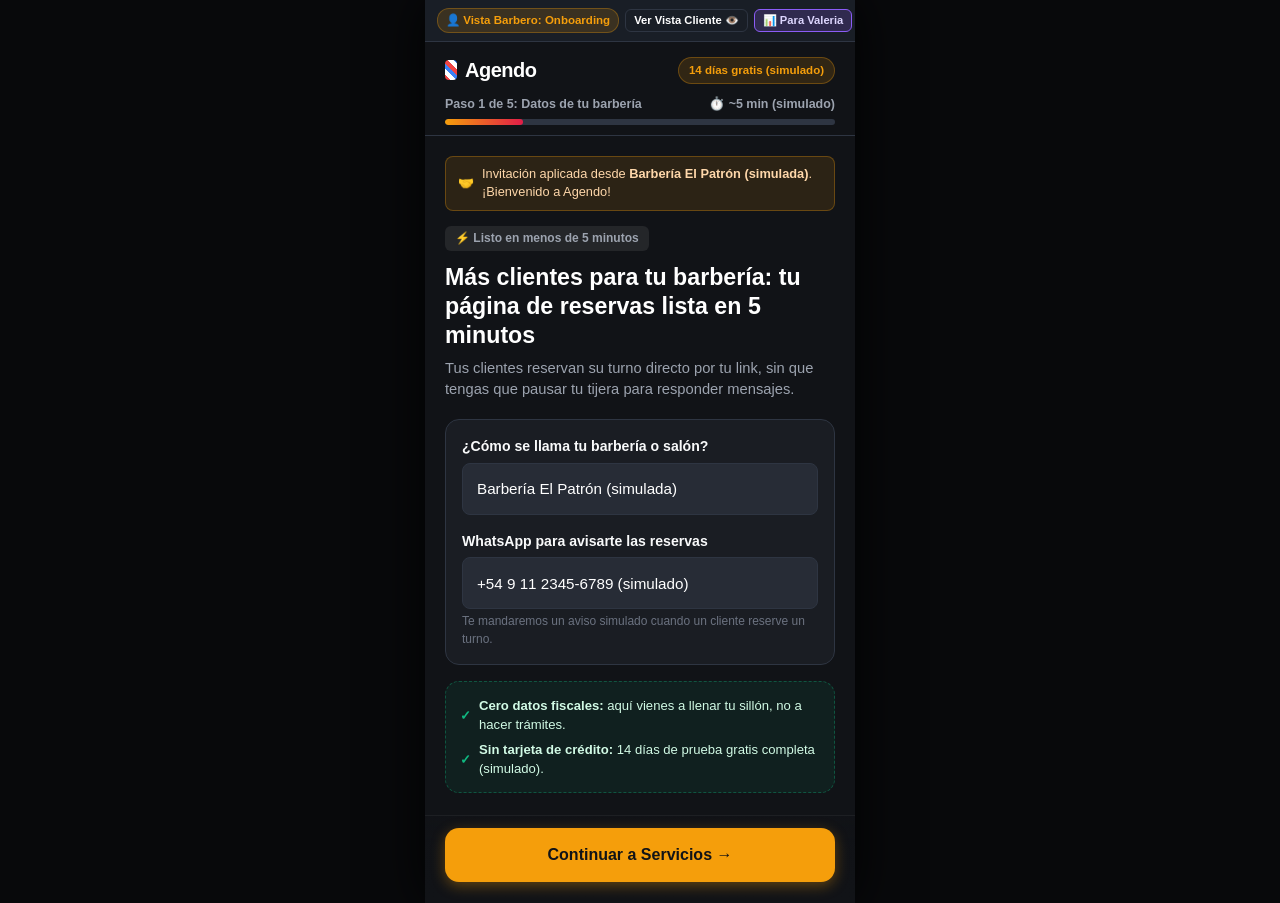
<file: prototipo_onboarding.html>
<!DOCTYPE html>
<html lang="es">
<head>
  <meta charset="UTF-8">
  <meta name="viewport" content="width=device-width, initial-scale=1.0, maximum-scale=1.0, user-scalable=no">
  <title>Agendo · Tu barbería con reservas online</title>
  <!-- ESTILOS SEPARADOS -->
  <link rel="stylesheet" href="styles.css">
</head>
<body>

  <!-- CONTENEDOR PRINCIPAL TIPO CELULAR (~390px) -->
  <div class="app-container">

    <!-- BARRA DE CONTEXTO RÁPIDO PARA NAVEGACIÓN DUAL Y PANEL VALERIA -->
    <div id="mode-bar" class="mode-bar">
      <div class="mode-bar-left">
        <span id="current-view-mode" class="mode-pill">👤 Vista Barbero</span>
      </div>
      <div class="mode-bar-actions">
        <button class="mode-switch-btn" id="mode-switch-btn" onclick="toggleContextView()">
          Vista Cliente 👁️
        </button>
        <button class="btn-valeria-nav" onclick="renderValeriaPanel('compare')">
          📊 Para Valeria
        </button>
      </div>
    </div>

    <!-- ENCABEZADO PERSISTENTE CON BARRA DE AVANCE -->
    <header class="app-header" id="app-header">
      <div class="brand-row">
        <div class="brand-logo" onclick="renderScreen1()">
          <span class="pole"></span>
          <span>Agendo</span>
        </div>
        <div class="trial-badge">
          14 días gratis (simulado)
        </div>
      </div>

      <!-- INDICADOR DE PASOS (1 A 5) -->
      <div class="progress-bar-wrap" id="progress-container">
        <div class="progress-label-row">
          <span id="step-label">Paso 1 de 5: Datos de tu barbería</span>
          <span id="step-time">⏱️ ~5 min (simulado)</span>
        </div>
        <div class="progress-track">
          <div id="progress-fill" class="progress-fill" style="width: 20%;"></div>
        </div>
      </div>
    </header>

    <!-- ÁREA DINÁMICA DE LA PANTALLA -->
    <main id="screen-container" class="screen-content">
      <!-- Inyectado por app.js -->
    </main>

    <!-- BARRA INFERIOR DE ACCIONES (ZONA DEL PULGAR) -->
    <footer id="bottom-bar" class="bottom-bar">
      <!-- Botones dinámicos según pantalla -->
    </footer>

    <!-- TOAST DE FEEDBACK FLOTANTE -->
    <div id="toast-msg" class="toast-feedback">
      <span id="toast-text">Mensaje copiado</span>
    </div>

  </div>

  <!-- LÓGICA Y CONTROLADOR SEPARADO -->
  <script src="app.js"></script>
</body>
</html>
</file>
<file: styles.css>
/* ==========================================================================
   AGENDO - SISTEMA DE RESERVAS PARA BARBERÍAS
   ESTILOS GENERALES Y MÓVIL-FIRST (~390px)
   ========================================================================== */

/* RESET Y VARIABLES DE TEMA */
*, *::before, *::after {
  box-sizing: border-box;
  margin: 0;
  padding: 0;
  -webkit-tap-highlight-color: transparent;
}

:root {
  --bg-dark: #111317;
  --bg-card: #1a1d23;
  --bg-card-subtle: #21252d;
  --bg-input: #272c36;
  --border-color: #2e3542;
  --accent: #f59e0b; /* Dorado amigable de barbería */
  --accent-hover: #d97706;
  --accent-light: rgba(245, 158, 11, 0.14);
  --whatsapp-color: #25d366;
  --whatsapp-hover: #20ba5a;
  --instagram-color: #e1306c;
  --text-main: #f9fafb;
  --text-muted: #9ca3af;
  --text-dim: #6b7280;
  --success: #10b981;
  --success-light: rgba(16, 185, 129, 0.15);
  --danger: #ef4444;
  --danger-light: rgba(239, 68, 68, 0.15);
  --radius-sm: 8px;
  --radius-md: 14px;
  --radius-lg: 20px;
  --font-family: -apple-system, BlinkMacSystemFont, "Segoe UI", Roboto, Helvetica, Arial, sans-serif;
}

body {
  background-color: #08090b;
  color: var(--text-main);
  font-family: var(--font-family);
  line-height: 1.45;
  display: flex;
  justify-content: center;
  min-height: 100vh;
  margin: 0;
  padding: 0;
}

/* CONTENEDOR MÓVIL ESTRICTO (~390px) */
.app-container {
  width: 100%;
  max-width: 430px;
  min-height: 100vh;
  background-color: var(--bg-dark);
  display: flex;
  flex-direction: column;
  position: relative;
  box-shadow: 0 0 50px rgba(0, 0, 0, 0.9);
}

/* BARRA SUPERIOR DE CONTEXTO / MODO DE VISTA */
.mode-bar {
  background: #191e26;
  border-bottom: 1px solid var(--border-color);
  padding: 8px 12px;
  display: flex;
  align-items: center;
  justify-content: space-between;
  font-size: 0.72rem;
  font-weight: 700;
  color: var(--text-muted);
  gap: 6px;
  overflow-x: auto;
}

.mode-bar-left {
  display: flex;
  align-items: center;
  gap: 6px;
}

.mode-bar-actions {
  display: flex;
  align-items: center;
  gap: 6px;
}

.mode-pill {
  background: rgba(245, 158, 11, 0.15);
  color: var(--accent);
  padding: 3px 8px;
  border-radius: 12px;
  border: 1px solid rgba(245, 158, 11, 0.3);
  white-space: nowrap;
}

.mode-pill.valeria-pill {
  background: rgba(139, 92, 246, 0.18);
  color: #c4b5fd;
  border-color: rgba(139, 92, 246, 0.4);
}

.mode-switch-btn {
  background: transparent;
  border: 1px solid var(--border-color);
  color: #fff;
  padding: 4px 8px;
  border-radius: 6px;
  font-size: 0.7rem;
  font-weight: 600;
  cursor: pointer;
  white-space: nowrap;
  transition: all 0.2s ease;
}

.mode-switch-btn:hover, .mode-switch-btn:active {
  background-color: var(--bg-input);
  border-color: var(--accent);
}

.btn-valeria-nav {
  background: rgba(139, 92, 246, 0.2);
  border: 1px solid #8b5cf6;
  color: #ddd6fe;
  padding: 4px 8px;
  border-radius: 6px;
  font-size: 0.7rem;
  font-weight: 700;
  cursor: pointer;
  white-space: nowrap;
}

.btn-valeria-nav:hover, .btn-valeria-nav:active {
  background: rgba(139, 92, 246, 0.35);
}

/* ENCABEZADO PERSISTENTE CON BARRA DE PROGRESO */
.app-header {
  padding: 14px 20px 10px;
  background-color: var(--bg-dark);
  border-bottom: 1px solid var(--border-color);
  position: sticky;
  top: 0;
  z-index: 40;
}

.brand-row {
  display: flex;
  align-items: center;
  justify-content: space-between;
  margin-bottom: 10px;
}

.brand-logo {
  display: flex;
  align-items: center;
  gap: 8px;
  font-size: 1.25rem;
  font-weight: 800;
  letter-spacing: -0.5px;
  color: #fff;
  cursor: pointer;
}

.pole {
  display: inline-block;
  width: 12px;
  height: 20px;
  border-radius: 4px;
  background: repeating-linear-gradient(
    45deg,
    #ef4444,
    #ef4444 4px,
    #fff 4px,
    #fff 8px,
    #3b82f6 8px,
    #3b82f6 12px
  );
}

.pole-mini {
  display: inline-block;
  width: 9px;
  height: 15px;
  border-radius: 3px;
  background: repeating-linear-gradient(
    45deg,
    #ef4444,
    #ef4444 3px,
    #fff 3px,
    #fff 6px,
    #3b82f6 6px,
    #3b82f6 9px
  );
}

.trial-badge {
  font-size: 0.72rem;
  font-weight: 700;
  background-color: var(--accent-light);
  color: var(--accent);
  padding: 4px 10px;
  border-radius: 20px;
  border: 1px solid rgba(245, 158, 11, 0.3);
}

/* BARRA DE PROGRESO */
.progress-bar-wrap {
  width: 100%;
}

.progress-label-row {
  display: flex;
  justify-content: space-between;
  font-size: 0.78rem;
  color: var(--text-muted);
  margin-bottom: 6px;
  font-weight: 600;
}

.progress-track {
  height: 6px;
  background-color: var(--border-color);
  border-radius: 3px;
  overflow: hidden;
}

.progress-fill {
  height: 100%;
  background: linear-gradient(90deg, #f59e0b, #e11d48);
  border-radius: 3px;
  transition: width 0.35s ease;
}

/* CONTENEDOR PRINCIPAL DE PANTALLA */
.screen-content {
  flex: 1;
  padding: 20px 20px 110px;
  display: flex;
  flex-direction: column;
}

/* TIPOGRAFÍAS */
.hero-title {
  font-size: 1.45rem;
  font-weight: 800;
  line-height: 1.25;
  color: #fff;
  margin-bottom: 8px;
}

.hero-subtitle {
  font-size: 0.92rem;
  color: var(--text-muted);
  margin-bottom: 20px;
  line-height: 1.4;
}

.section-badge {
  display: inline-flex;
  align-items: center;
  gap: 6px;
  background-color: rgba(255, 255, 255, 0.08);
  color: var(--text-muted);
  font-size: 0.75rem;
  font-weight: 700;
  padding: 4px 10px;
  border-radius: 6px;
  margin-bottom: 12px;
  width: fit-content;
}

/* TARJETAS Y FORMULARIOS */
.card {
  background-color: var(--bg-card);
  border: 1px solid var(--border-color);
  border-radius: var(--radius-md);
  padding: 16px;
  margin-bottom: 16px;
}

.form-group {
  margin-bottom: 16px;
}

.form-group:last-child {
  margin-bottom: 0;
}

.form-label {
  display: block;
  font-size: 0.88rem;
  font-weight: 600;
  color: var(--text-main);
  margin-bottom: 6px;
}

.form-input {
  width: 100%;
  height: 52px;
  background-color: var(--bg-input);
  border: 1px solid var(--border-color);
  border-radius: var(--radius-sm);
  padding: 0 14px;
  font-size: 0.95rem;
  color: #fff;
  outline: none;
  transition: border-color 0.2s;
}

.form-input:focus {
  border-color: var(--accent);
  box-shadow: 0 0 0 2px var(--accent-light);
}

.form-input::placeholder {
  color: var(--text-dim);
  font-size: 0.88rem;
}

.input-hint {
  font-size: 0.75rem;
  color: var(--text-dim);
  margin-top: 4px;
}

.trust-box {
  background: rgba(16, 185, 129, 0.08);
  border: 1px dashed rgba(16, 185, 129, 0.35);
  border-radius: var(--radius-md);
  padding: 14px;
  margin-top: 8px;
}

.trust-item {
  display: flex;
  align-items: center;
  gap: 8px;
  font-size: 0.82rem;
  color: #d1fae5;
  margin-bottom: 6px;
}

.trust-item:last-child {
  margin-bottom: 0;
}

.trust-item .check {
  color: var(--success);
  font-weight: bold;
}

/* PANTALLA 2: SERVICIOS */
.service-item {
  background-color: var(--bg-card);
  border: 1px solid var(--border-color);
  border-radius: var(--radius-md);
  padding: 14px;
  margin-bottom: 12px;
  transition: border-color 0.2s, opacity 0.2s;
}

.service-item.disabled {
  opacity: 0.5;
  border-color: #232730;
  background-color: #14161a;
}

.service-header-row {
  display: flex;
  justify-content: space-between;
  align-items: center;
  margin-bottom: 12px;
}

.service-title-area {
  flex: 1;
  padding-right: 12px;
}

.service-name-input {
  background: transparent;
  border: none;
  border-bottom: 1px dashed var(--border-color);
  color: #fff;
  font-size: 1rem;
  font-weight: 700;
  width: 100%;
  padding: 2px 0;
  outline: none;
}

.service-name-input:focus {
  border-bottom-color: var(--accent);
}

.service-status-pill {
  font-size: 0.72rem;
  font-weight: 600;
  color: var(--text-dim);
  margin-top: 2px;
}

.toggle-switch {
  position: relative;
  display: inline-block;
  width: 52px;
  height: 30px;
  flex-shrink: 0;
}

.toggle-switch input {
  opacity: 0;
  width: 0;
  height: 0;
}

.slider {
  position: absolute;
  cursor: pointer;
  top: 0; left: 0; right: 0; bottom: 0;
  background-color: #374151;
  transition: .3s cubic-bezier(0.4, 0, 0.2, 1);
  border-radius: 30px;
}

.slider:before {
  position: absolute;
  content: "";
  height: 22px;
  width: 22px;
  left: 4px;
  bottom: 4px;
  background-color: white;
  transition: .3s cubic-bezier(0.4, 0, 0.2, 1);
  border-radius: 50%;
}

input:checked + .slider {
  background-color: var(--success);
}

input:checked + .slider:before {
  transform: translateX(22px);
}

.price-control-row {
  display: flex;
  align-items: center;
  justify-content: space-between;
  background-color: var(--bg-input);
  border-radius: var(--radius-sm);
  padding: 6px 10px;
}

.price-label-text {
  font-size: 0.8rem;
  color: var(--text-muted);
  font-weight: 500;
}

.price-stepper {
  display: flex;
  align-items: center;
  gap: 8px;
}

.step-btn {
  width: 38px;
  height: 38px;
  border-radius: var(--radius-sm);
  border: 1px solid var(--border-color);
  background-color: var(--bg-card);
  color: #fff;
  font-size: 1.2rem;
  font-weight: 600;
  display: flex;
  align-items: center;
  justify-content: center;
  cursor: pointer;
  touch-action: manipulation;
}

.step-btn:active {
  transform: scale(0.94);
  background-color: var(--accent-light);
  border-color: var(--accent);
}

.price-value-box {
  font-size: 1.05rem;
  font-weight: 700;
  color: var(--accent);
  min-width: 58px;
  text-align: center;
}

.btn-add-service {
  width: 100%;
  height: 50px;
  background: transparent;
  border: 1.5px dashed var(--accent);
  color: var(--accent);
  font-size: 0.92rem;
  font-weight: 700;
  border-radius: var(--radius-md);
  display: flex;
  align-items: center;
  justify-content: center;
  gap: 8px;
  cursor: pointer;
  margin-top: 4px;
  margin-bottom: 16px;
}

/* PANTALLA 3: HORARIO */
.template-banner {
  background-color: rgba(245, 158, 11, 0.1);
  border: 1px solid rgba(245, 158, 11, 0.25);
  border-radius: var(--radius-md);
  padding: 12px 14px;
  margin-bottom: 18px;
  display: flex;
  gap: 10px;
  align-items: flex-start;
}

.template-banner .icon {
  font-size: 1.2rem;
  line-height: 1;
}

.template-banner p {
  font-size: 0.82rem;
  color: #fed7aa;
  line-height: 1.35;
}

.days-grid {
  display: grid;
  grid-template-columns: repeat(7, 1fr);
  gap: 6px;
  margin-bottom: 16px;
}

.day-chip {
  height: 52px;
  display: flex;
  flex-direction: column;
  align-items: center;
  justify-content: center;
  border-radius: var(--radius-sm);
  background-color: var(--bg-card);
  border: 1px solid var(--border-color);
  cursor: pointer;
  user-select: none;
  touch-action: manipulation;
  transition: all 0.2s ease;
}

.day-chip .day-name {
  font-size: 0.78rem;
  font-weight: 700;
  color: var(--text-muted);
}

.day-chip .day-dot {
  width: 5px;
  height: 5px;
  border-radius: 50%;
  background-color: transparent;
  margin-top: 4px;
}

.day-chip.active {
  background-color: var(--accent-light);
  border-color: var(--accent);
}

.day-chip.active .day-name {
  color: var(--accent);
}

.day-chip.active .day-dot {
  background-color: var(--accent);
}

.day-chip:active {
  transform: scale(0.92);
}

.time-picker-row {
  display: grid;
  grid-template-columns: 1fr 1fr;
  gap: 12px;
  margin-bottom: 18px;
}

.time-box {
  background-color: var(--bg-card);
  border: 1px solid var(--border-color);
  border-radius: var(--radius-md);
  padding: 12px;
}

.time-box label {
  display: block;
  font-size: 0.78rem;
  color: var(--text-muted);
  margin-bottom: 6px;
  font-weight: 600;
}

.time-select {
  width: 100%;
  height: 46px;
  background-color: var(--bg-input);
  color: #fff;
  border: 1px solid var(--border-color);
  border-radius: var(--radius-sm);
  padding: 0 10px;
  font-size: 1.05rem;
  font-weight: 700;
  outline: none;
}

.schedule-summary {
  background-color: #161920;
  border-radius: var(--radius-sm);
  padding: 12px 14px;
  border-left: 3px solid var(--accent);
  margin-bottom: 8px;
}

.summary-title {
  font-size: 0.75rem;
  text-transform: uppercase;
  letter-spacing: 0.5px;
  color: var(--text-dim);
  margin-bottom: 4px;
  font-weight: 700;
}

.summary-text {
  font-size: 0.9rem;
  color: #fff;
  font-weight: 600;
}

/* PANTALLA 4: ¡TU PÁGINA ESTÁ LISTA! */
.preview-phone-card {
  background: linear-gradient(180deg, #1e232d 0%, #171a21 100%);
  border: 2px solid var(--border-color);
  border-radius: 22px;
  padding: 16px;
  margin-bottom: 20px;
  box-shadow: 0 12px 30px rgba(0, 0, 0, 0.45);
  position: relative;
  cursor: pointer;
  transition: transform 0.15s ease, border-color 0.15s ease;
}

.preview-phone-card:hover {
  border-color: var(--accent);
}

.preview-phone-card:active {
  transform: scale(0.98);
}

.preview-top-badge {
  display: flex;
  align-items: center;
  justify-content: space-between;
  border-bottom: 1px solid var(--border-color);
  padding-bottom: 10px;
  margin-bottom: 12px;
}

.preview-live-indicator {
  display: flex;
  align-items: center;
  gap: 6px;
  font-size: 0.75rem;
  font-weight: 700;
  color: var(--success);
}

.pulse-dot {
  width: 8px;
  height: 8px;
  background-color: var(--success);
  border-radius: 50%;
  box-shadow: 0 0 8px var(--success);
}

.preview-url-pill {
  background-color: rgba(0, 0, 0, 0.4);
  padding: 4px 10px;
  border-radius: 20px;
  font-size: 0.75rem;
  color: var(--accent);
  font-family: monospace;
  font-weight: 600;
}

.preview-biz-header {
  text-align: center;
  margin-bottom: 14px;
}

.preview-biz-name {
  font-size: 1.25rem;
  font-weight: 800;
  color: #fff;
  margin-bottom: 2px;
}

.preview-biz-schedule {
  font-size: 0.75rem;
  color: var(--text-muted);
}

.preview-services-list {
  display: flex;
  flex-direction: column;
  gap: 8px;
  margin-bottom: 12px;
}

.preview-svc-row {
  display: flex;
  justify-content: space-between;
  align-items: center;
  background-color: rgba(255, 255, 255, 0.04);
  border: 1px solid rgba(255, 255, 255, 0.05);
  border-radius: var(--radius-sm);
  padding: 8px 12px;
}

.preview-svc-name {
  font-size: 0.85rem;
  font-weight: 600;
  color: #f3f4f6;
}

.preview-svc-price {
  font-size: 0.88rem;
  font-weight: 800;
  color: var(--accent);
}

.preview-client-cta {
  width: 100%;
  height: 40px;
  background: linear-gradient(90deg, var(--accent), #f59e0b);
  color: #111;
  font-size: 0.82rem;
  font-weight: 800;
  border-radius: var(--radius-sm);
  display: flex;
  align-items: center;
  justify-content: center;
  gap: 6px;
  border: none;
}

/* BOTONES COMPARTIR */
.share-section-title {
  font-size: 0.85rem;
  font-weight: 700;
  color: var(--text-muted);
  text-transform: uppercase;
  letter-spacing: 0.5px;
  margin-bottom: 10px;
}

.share-action-grid {
  display: flex;
  flex-direction: column;
  gap: 12px;
  margin-bottom: 16px;
}

.btn-share-whatsapp {
  width: 100%;
  min-height: 58px;
  background-color: var(--whatsapp-color);
  color: #fff;
  border: none;
  border-radius: var(--radius-md);
  font-size: 1.02rem;
  font-weight: 800;
  display: flex;
  align-items: center;
  justify-content: center;
  gap: 10px;
  cursor: pointer;
  box-shadow: 0 6px 18px rgba(37, 211, 102, 0.35);
  touch-action: manipulation;
  transition: transform 0.1s ease, background-color 0.15s ease;
  padding: 10px 16px;
  text-align: left;
}

.btn-share-whatsapp:active {
  transform: scale(0.97);
  background-color: var(--whatsapp-hover);
}

.btn-share-instagram {
  width: 100%;
  min-height: 54px;
  background: linear-gradient(45deg, #f09433 0%, #e6683c 25%, #dc2743 50%, #cc2366 75%, #bc1888 100%);
  color: #fff;
  border: none;
  border-radius: var(--radius-md);
  font-size: 0.98rem;
  font-weight: 800;
  display: flex;
  align-items: center;
  justify-content: center;
  gap: 10px;
  cursor: pointer;
  box-shadow: 0 4px 14px rgba(225, 48, 108, 0.3);
  touch-action: manipulation;
  transition: transform 0.1s ease;
  padding: 10px 16px;
}

.btn-share-instagram:active {
  transform: scale(0.97);
}

.share-preview-box {
  background-color: rgba(255, 255, 255, 0.03);
  border: 1px solid var(--border-color);
  border-radius: var(--radius-md);
  padding: 12px;
  margin-top: 6px;
  font-size: 0.8rem;
  color: var(--text-muted);
  line-height: 1.4;
}

/* PANTALLA 5: PRIMERA RESERVA */
.success-celebration-hero {
  text-align: center;
  margin-bottom: 20px;
}

.bell-icon-pulse {
  width: 68px;
  height: 68px;
  background: radial-gradient(circle, rgba(245, 158, 11, 0.3) 0%, rgba(245, 158, 11, 0.05) 70%);
  border: 2px solid var(--accent);
  border-radius: 50%;
  display: flex;
  align-items: center;
  justify-content: center;
  font-size: 2rem;
  margin: 0 auto 12px;
  box-shadow: 0 0 25px rgba(245, 158, 11, 0.4);
  animation: pulseBell 1.6s infinite ease-in-out;
}

@keyframes pulseBell {
  0% { transform: scale(1); box-shadow: 0 0 15px rgba(245, 158, 11, 0.3); }
  50% { transform: scale(1.08); box-shadow: 0 0 30px rgba(245, 158, 11, 0.6); }
  100% { transform: scale(1); box-shadow: 0 0 15px rgba(245, 158, 11, 0.3); }
}

.booking-notification-card {
  background: linear-gradient(145deg, #18221b 0%, #15181e 100%);
  border: 2px solid var(--success);
  border-radius: var(--radius-lg);
  padding: 18px;
  margin-bottom: 18px;
  box-shadow: 0 10px 30px rgba(16, 185, 129, 0.25);
  animation: slideInDown 0.5s cubic-bezier(0.175, 0.885, 0.32, 1.275);
}

@keyframes slideInDown {
  0% { opacity: 0; transform: translateY(-20px) scale(0.95); }
  100% { opacity: 1; transform: translateY(0) scale(1); }
}

.notif-header-row {
  display: flex;
  align-items: center;
  justify-content: space-between;
  margin-bottom: 12px;
  border-bottom: 1px solid rgba(16, 185, 129, 0.25);
  padding-bottom: 8px;
}

.notif-tag {
  background-color: var(--success);
  color: #0d1e13;
  font-size: 0.72rem;
  font-weight: 800;
  padding: 3px 8px;
  border-radius: 12px;
  text-transform: uppercase;
  letter-spacing: 0.5px;
}

.notif-time-ago {
  font-size: 0.75rem;
  color: #a7f3d0;
  font-weight: 600;
}

.client-booking-details {
  display: flex;
  flex-direction: column;
  gap: 10px;
}

.client-avatar-row {
  display: flex;
  align-items: center;
  gap: 12px;
}

.client-avatar {
  width: 44px;
  height: 44px;
  background-color: #24352b;
  border: 1.5px solid var(--success);
  border-radius: 50%;
  display: flex;
  align-items: center;
  justify-content: center;
  font-size: 1.2rem;
}

.client-info-text .client-name {
  font-size: 1.05rem;
  font-weight: 800;
  color: #fff;
}

.client-info-text .client-sub {
  font-size: 0.75rem;
  color: #9ca3af;
}

.booking-meta-grid {
  display: grid;
  grid-template-columns: 1fr 1fr;
  gap: 8px;
  background-color: rgba(0, 0, 0, 0.3);
  padding: 10px;
  border-radius: var(--radius-sm);
  margin-top: 4px;
}

.meta-box-label {
  font-size: 0.7rem;
  color: var(--text-dim);
  text-transform: uppercase;
  font-weight: 700;
}

.meta-box-val {
  font-size: 0.88rem;
  font-weight: 700;
  color: #fff;
  margin-top: 2px;
}

.value-statement-card {
  background-color: var(--bg-card);
  border: 1px solid var(--border-color);
  border-radius: var(--radius-md);
  padding: 16px;
  margin-bottom: 18px;
}

.value-statement-title {
  font-size: 1.05rem;
  font-weight: 800;
  color: #fff;
  display: flex;
  align-items: center;
  gap: 8px;
  margin-bottom: 6px;
}

.value-statement-desc {
  font-size: 0.88rem;
  color: var(--text-muted);
  line-height: 1.4;
}

.soft-tax-card {
  background-color: rgba(255, 255, 255, 0.04);
  border: 1px solid var(--border-color);
  border-radius: var(--radius-md);
  padding: 14px;
  display: flex;
  gap: 12px;
  align-items: flex-start;
  margin-top: 4px;
}

.soft-tax-icon {
  font-size: 1.3rem;
  line-height: 1;
  padding-top: 2px;
}

.soft-tax-body h4 {
  font-size: 0.86rem;
  font-weight: 700;
  color: #e5e7eb;
  margin-bottom: 3px;
}

.soft-tax-body p {
  font-size: 0.78rem;
  color: var(--text-muted);
  line-height: 1.35;
}

/* ==========================================================================
   PÁGINA PÚBLICA DE RESERVAS (CLIENTE FINAL)
   ========================================================================== */
.public-page-header {
  background: linear-gradient(180deg, #1f2530 0%, #15181f 100%);
  border: 1px solid var(--border-color);
  border-radius: var(--radius-lg);
  padding: 18px;
  text-align: center;
  margin-bottom: 18px;
}

.public-biz-badge {
  display: inline-flex;
  align-items: center;
  gap: 6px;
  background-color: rgba(16, 185, 129, 0.15);
  color: var(--success);
  font-size: 0.75rem;
  font-weight: 700;
  padding: 4px 10px;
  border-radius: 12px;
  margin-bottom: 10px;
}

.public-biz-name {
  font-size: 1.4rem;
  font-weight: 800;
  color: #fff;
  margin-bottom: 4px;
}

.public-biz-meta {
  font-size: 0.82rem;
  color: var(--text-muted);
  display: flex;
  flex-direction: column;
  gap: 3px;
}

.client-service-card {
  background-color: var(--bg-card);
  border: 1.5px solid var(--border-color);
  border-radius: var(--radius-md);
  padding: 14px;
  margin-bottom: 10px;
  cursor: pointer;
  display: flex;
  justify-content: space-between;
  align-items: center;
  transition: all 0.2s ease;
}

.client-service-card.selected {
  border-color: var(--accent);
  background-color: rgba(245, 158, 11, 0.08);
  box-shadow: 0 0 14px rgba(245, 158, 11, 0.15);
}

.client-service-left {
  display: flex;
  align-items: center;
  gap: 12px;
}

.custom-radio {
  width: 20px;
  height: 20px;
  border-radius: 50%;
  border: 2px solid var(--border-color);
  display: flex;
  align-items: center;
  justify-content: center;
  transition: all 0.2s;
}

.client-service-card.selected .custom-radio {
  border-color: var(--accent);
}

.custom-radio-dot {
  width: 10px;
  height: 10px;
  border-radius: 50%;
  background-color: transparent;
  transition: background-color 0.2s;
}

.client-service-card.selected .custom-radio-dot {
  background-color: var(--accent);
}

.client-service-title {
  font-size: 0.95rem;
  font-weight: 700;
  color: #fff;
}

.client-service-time {
  font-size: 0.75rem;
  color: var(--text-dim);
}

.client-service-price {
  font-size: 1.05rem;
  font-weight: 800;
  color: var(--accent);
}

.slot-chips-row {
  display: flex;
  gap: 8px;
  overflow-x: auto;
  padding-bottom: 6px;
  margin-bottom: 14px;
}

.slot-chip {
  padding: 8px 14px;
  background-color: var(--bg-card);
  border: 1px solid var(--border-color);
  border-radius: var(--radius-sm);
  font-size: 0.85rem;
  font-weight: 700;
  color: #fff;
  cursor: pointer;
  white-space: nowrap;
  transition: all 0.2s;
}

.slot-chip.selected {
  background-color: var(--accent);
  color: #111;
  border-color: var(--accent);
}

/* INSIGNIA «RESERVADO CON AGENDO» (ENLACE VIRAL) */
.agendo-badge-container {
  margin-top: 24px;
  margin-bottom: 8px;
  text-align: center;
  display: flex;
  flex-direction: column;
  align-items: center;
}

.agendo-referral-badge {
  display: inline-flex;
  align-items: center;
  gap: 8px;
  background: linear-gradient(145deg, #1a1e27, #13161c);
  border: 1.5px solid rgba(245, 158, 11, 0.4);
  color: #fff;
  font-size: 0.84rem;
  font-weight: 600;
  padding: 8px 16px;
  border-radius: 30px;
  cursor: pointer;
  box-shadow: 0 4px 15px rgba(0, 0, 0, 0.4);
  transition: all 0.2s ease;
  touch-action: manipulation;
}

.agendo-referral-badge strong {
  color: var(--accent);
  font-weight: 800;
  letter-spacing: -0.3px;
}

.agendo-referral-badge .badge-arrow {
  color: var(--accent);
  font-weight: 800;
  font-size: 1rem;
  transition: transform 0.2s;
}

.agendo-referral-badge:hover, .agendo-referral-badge:active {
  transform: translateY(-2px);
  border-color: var(--accent);
  box-shadow: 0 6px 20px rgba(245, 158, 11, 0.25);
}

.agendo-referral-badge:hover .badge-arrow {
  transform: translateX(3px);
}

.badge-subtext {
  font-size: 0.72rem;
  color: var(--text-dim);
  margin-top: 6px;
}

/* ==========================================================================
   PANTALLA PARA BARBEROS INVITADOS (BUCLE VIRAL)
   ========================================================================== */
.invite-screen-card {
  background: linear-gradient(180deg, #1c212b 0%, #15181f 100%);
  border: 2px solid var(--accent);
  border-radius: var(--radius-lg);
  padding: 20px;
  margin-bottom: 20px;
  box-shadow: 0 10px 30px rgba(245, 158, 11, 0.2);
}

.inviter-pill {
  display: inline-flex;
  align-items: center;
  gap: 8px;
  background-color: rgba(245, 158, 11, 0.15);
  border: 1px solid rgba(245, 158, 11, 0.35);
  padding: 6px 12px;
  border-radius: 20px;
  font-size: 0.8rem;
  font-weight: 700;
  color: var(--accent);
  margin-bottom: 14px;
}

.viral-perks-list {
  display: flex;
  flex-direction: column;
  gap: 12px;
  margin: 18px 0;
}

.viral-perk-item {
  display: flex;
  gap: 10px;
  align-items: flex-start;
  font-size: 0.88rem;
  color: #e5e7eb;
}

.viral-perk-item .perk-icon {
  font-size: 1.1rem;
  line-height: 1.2;
}

/* ==========================================================================
   PANEL PARA VALERIA (EMBUDO COMPARATIVO HOY VS NUEVO)
   ========================================================================== */
.valeria-header-card {
  background: linear-gradient(135deg, #2e1065 0%, #1e1b4b 60%, #171923 100%);
  border: 1px solid #7c3aed;
  border-radius: var(--radius-lg);
  padding: 16px;
  margin-bottom: 16px;
  box-shadow: 0 8px 24px rgba(124, 58, 237, 0.25);
}

.valeria-badge-row {
  display: flex;
  align-items: center;
  justify-content: space-between;
  margin-bottom: 8px;
}

.valeria-tag {
  background-color: #8b5cf6;
  color: #fff;
  font-size: 0.72rem;
  font-weight: 800;
  padding: 3px 8px;
  border-radius: 12px;
  text-transform: uppercase;
  letter-spacing: 0.5px;
}

.simulado-alert-pill {
  background: rgba(239, 68, 68, 0.2);
  border: 1px solid rgba(239, 68, 68, 0.4);
  color: #fca5a5;
  font-size: 0.68rem;
  font-weight: 700;
  padding: 2px 7px;
  border-radius: 10px;
}

.valeria-title {
  font-size: 1.35rem;
  font-weight: 800;
  color: #fff;
  margin-bottom: 4px;
}

.valeria-desc {
  font-size: 0.82rem;
  color: #c4b5fd;
  line-height: 1.35;
}

/* TABS O COMPARADOR HOY VS NUEVO */
.funnel-tabs {
  display: flex;
  gap: 8px;
  margin-bottom: 16px;
}

.funnel-tab-btn {
  flex: 1;
  padding: 10px;
  background-color: var(--bg-card);
  border: 1.5px solid var(--border-color);
  color: var(--text-muted);
  font-size: 0.84rem;
  font-weight: 700;
  border-radius: var(--radius-sm);
  cursor: pointer;
  text-align: center;
  transition: all 0.2s;
}

.funnel-tab-btn.active {
  background-color: #2e1065;
  border-color: #a78bfa;
  color: #fff;
  box-shadow: 0 0 12px rgba(167, 139, 250, 0.25);
}

/* TARJETAS DEL EMBUDO */
.funnel-step-card {
  background-color: var(--bg-card);
  border: 1px solid var(--border-color);
  border-radius: var(--radius-md);
  padding: 12px 14px;
  margin-bottom: 10px;
  position: relative;
  transition: transform 0.15s;
}

.funnel-step-card.highlight-drop {
  border: 2px solid var(--danger);
  background: linear-gradient(180deg, rgba(239, 68, 68, 0.12) 0%, rgba(26, 29, 35, 1) 100%);
}

.funnel-step-card.highlight-success {
  border: 2px solid var(--success);
  background: linear-gradient(180deg, rgba(16, 185, 129, 0.12) 0%, rgba(26, 29, 35, 1) 100%);
}

.funnel-step-top {
  display: flex;
  justify-content: space-between;
  align-items: center;
  margin-bottom: 6px;
}

.funnel-step-name {
  font-size: 0.88rem;
  font-weight: 700;
  color: #fff;
  display: flex;
  align-items: center;
  gap: 6px;
}

.funnel-step-count {
  font-size: 0.95rem;
  font-weight: 800;
  color: #fff;
}

.funnel-step-count span {
  font-size: 0.72rem;
  color: var(--text-dim);
  font-weight: 500;
}

/* BARRAS DE PROGRESO DEL EMBUDO */
.funnel-bar-wrap {
  height: 8px;
  background-color: var(--bg-input);
  border-radius: 4px;
  overflow: hidden;
  margin-bottom: 8px;
}

.funnel-bar-fill {
  height: 100%;
  border-radius: 4px;
  transition: width 0.4s ease;
}

.funnel-bar-fill.bar-today {
  background: linear-gradient(90deg, #64748b, #ef4444);
}

.funnel-bar-fill.bar-new {
  background: linear-gradient(90deg, #8b5cf6, #10b981);
}

.funnel-metrics-row {
  display: flex;
  justify-content: space-between;
  align-items: center;
  font-size: 0.75rem;
  color: var(--text-muted);
}

.metric-conversion {
  font-weight: 700;
  color: #e5e7eb;
}

.metric-drop {
  color: #fca5a5;
  font-weight: 700;
}

.metric-time {
  background-color: rgba(255, 255, 255, 0.06);
  padding: 2px 6px;
  border-radius: 4px;
  color: #d1d5db;
  font-size: 0.7rem;
}

.drop-warning-tag {
  display: inline-flex;
  align-items: center;
  gap: 4px;
  font-size: 0.7rem;
  color: #ef4444;
  background-color: var(--danger-light);
  padding: 2px 6px;
  border-radius: 4px;
  font-weight: 700;
  margin-top: 6px;
}

.success-gain-tag {
  display: inline-flex;
  align-items: center;
  gap: 4px;
  font-size: 0.7rem;
  color: #10b981;
  background-color: var(--success-light);
  padding: 2px 6px;
  border-radius: 4px;
  font-weight: 700;
  margin-top: 6px;
}

/* TARJETA DE VEREDICTO EJECUTIVO */
.executive-verdict-card {
  background: #1e1b2e;
  border: 1px solid #6366f1;
  border-radius: var(--radius-md);
  padding: 14px;
  margin-top: 14px;
}

.executive-verdict-title {
  font-size: 0.9rem;
  font-weight: 800;
  color: #c7d2fe;
  display: flex;
  align-items: center;
  gap: 6px;
  margin-bottom: 6px;
}

.executive-verdict-body {
  font-size: 0.8rem;
  color: #e0e7ff;
  line-height: 1.4;
}

/* TOAST DE FEEDBACK FLOTANTE */
.toast-feedback {
  position: fixed;
  bottom: 84px;
  left: 50%;
  transform: translateX(-50%) translateY(30px);
  background-color: #1f2937;
  color: #fff;
  padding: 10px 18px;
  border-radius: 30px;
  font-size: 0.82rem;
  font-weight: 700;
  border: 1px solid var(--accent);
  box-shadow: 0 10px 25px rgba(0,0,0,0.7);
  opacity: 0;
  pointer-events: none;
  transition: all 0.25s cubic-bezier(0.175, 0.885, 0.32, 1.275);
  z-index: 100;
  display: flex;
  align-items: center;
  gap: 8px;
  white-space: nowrap;
}

.toast-feedback.show {
  opacity: 1;
  transform: translateX(-50%) translateY(0);
}

/* BARRA INFERIOR DE ACCIONES (ZONA DEL PULGAR) */
.bottom-bar {
  position: fixed;
  bottom: 0;
  left: 50%;
  transform: translateX(-50%);
  width: 100%;
  max-width: 430px;
  padding: 12px 20px 18px;
  background: linear-gradient(180deg, rgba(17, 19, 23, 0.85) 0%, rgba(17, 19, 23, 0.98) 35%, #111317 100%);
  backdrop-filter: blur(10px);
  -webkit-backdrop-filter: blur(10px);
  display: flex;
  gap: 10px;
  z-index: 50;
  border-top: 1px solid rgba(255, 255, 255, 0.05);
}

.btn-main {
  flex: 1;
  height: 54px;
  background-color: var(--accent);
  color: #111317;
  border: none;
  border-radius: var(--radius-md);
  font-size: 1rem;
  font-weight: 800;
  cursor: pointer;
  display: flex;
  align-items: center;
  justify-content: center;
  gap: 8px;
  box-shadow: 0 4px 14px rgba(245, 158, 11, 0.35);
  touch-action: manipulation;
  transition: transform 0.1s ease, background-color 0.15s ease;
}

.btn-main:active {
  transform: scale(0.97);
  background-color: var(--accent-hover);
}

.btn-secondary {
  height: 54px;
  padding: 0 16px;
  background-color: var(--bg-card);
  color: var(--text-main);
  border: 1px solid var(--border-color);
  border-radius: var(--radius-md);
  font-size: 0.95rem;
  font-weight: 700;
  cursor: pointer;
  display: flex;
  align-items: center;
  justify-content: center;
  touch-action: manipulation;
}

.btn-secondary:active {
  background-color: var(--bg-input);
  transform: scale(0.97);
}

.error-text {
  color: var(--danger);
  font-size: 0.78rem;
  margin-top: 5px;
  display: none;
}

@keyframes fadeIn {
  from { opacity: 0; transform: translateY(6px); }
  to { opacity: 1; transform: translateY(0); }
}

.fade-in {
  animation: fadeIn 0.25s ease-out;
}
</file>
